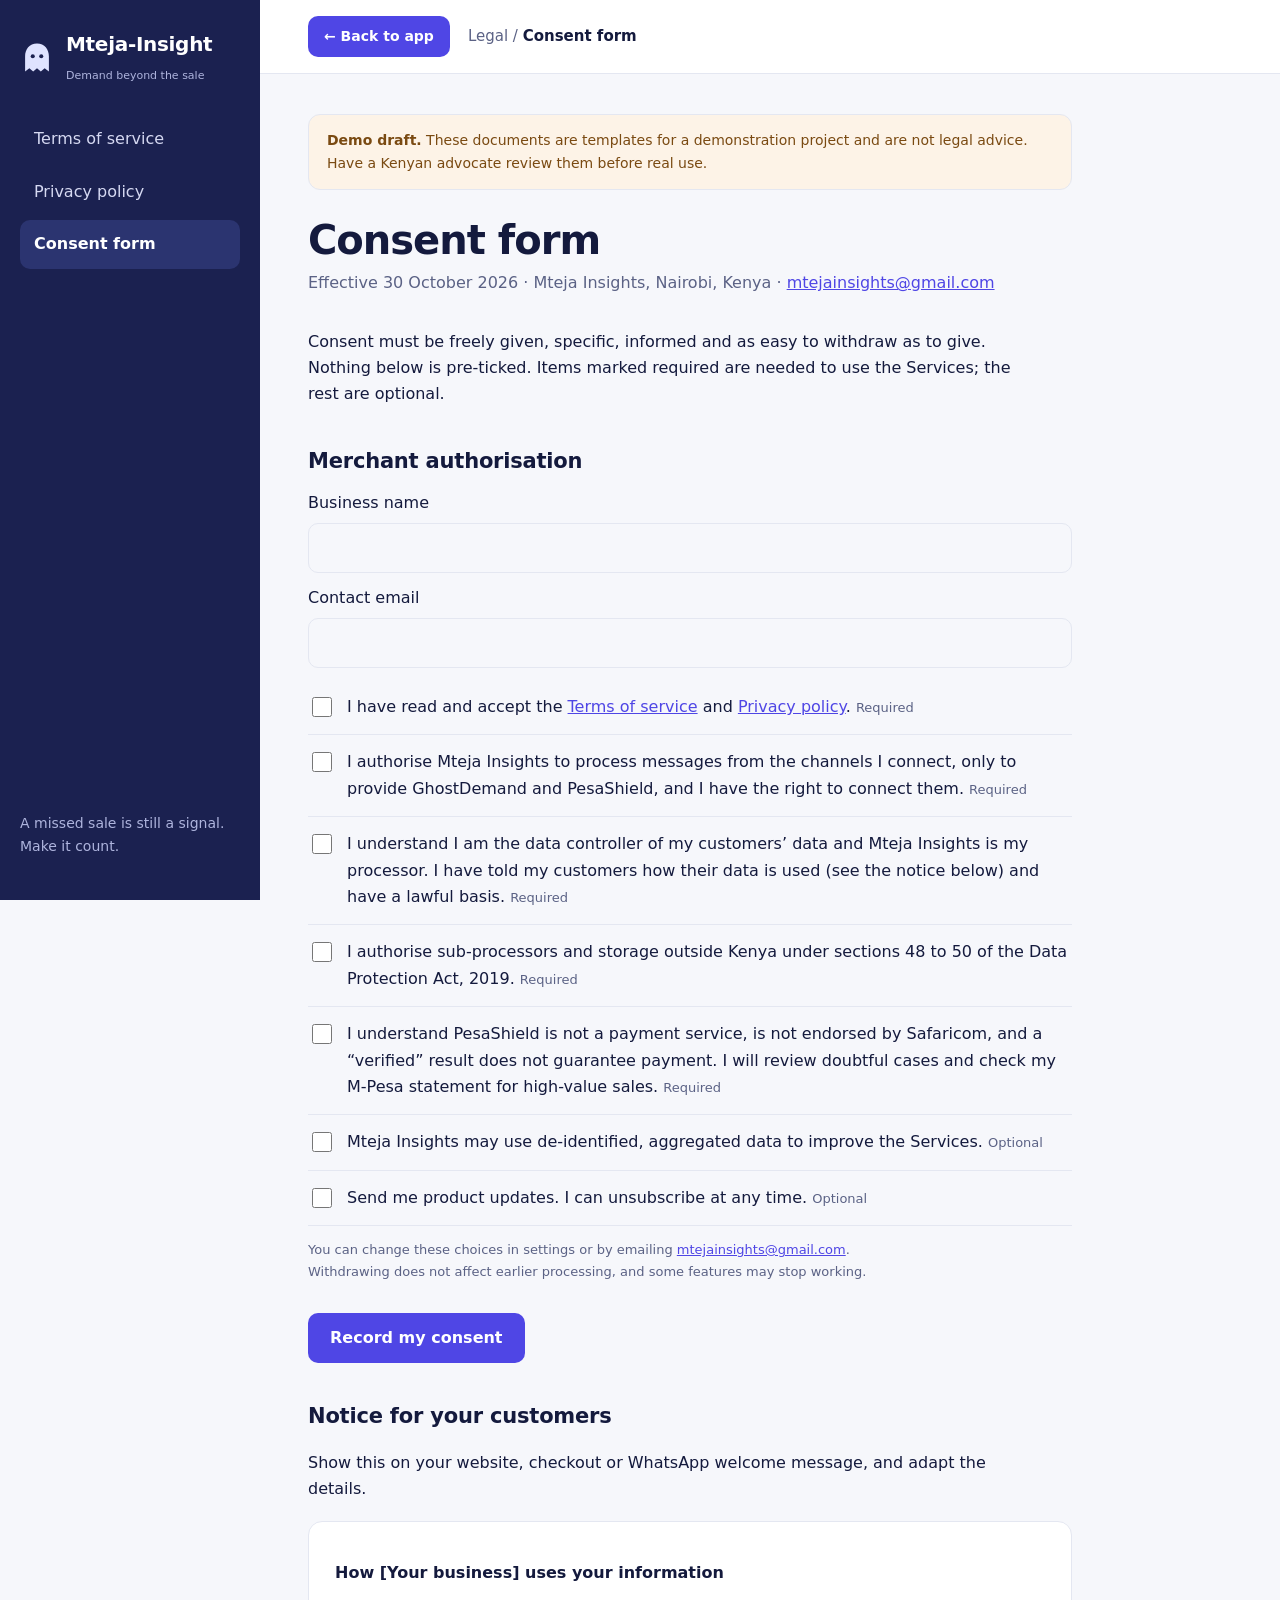
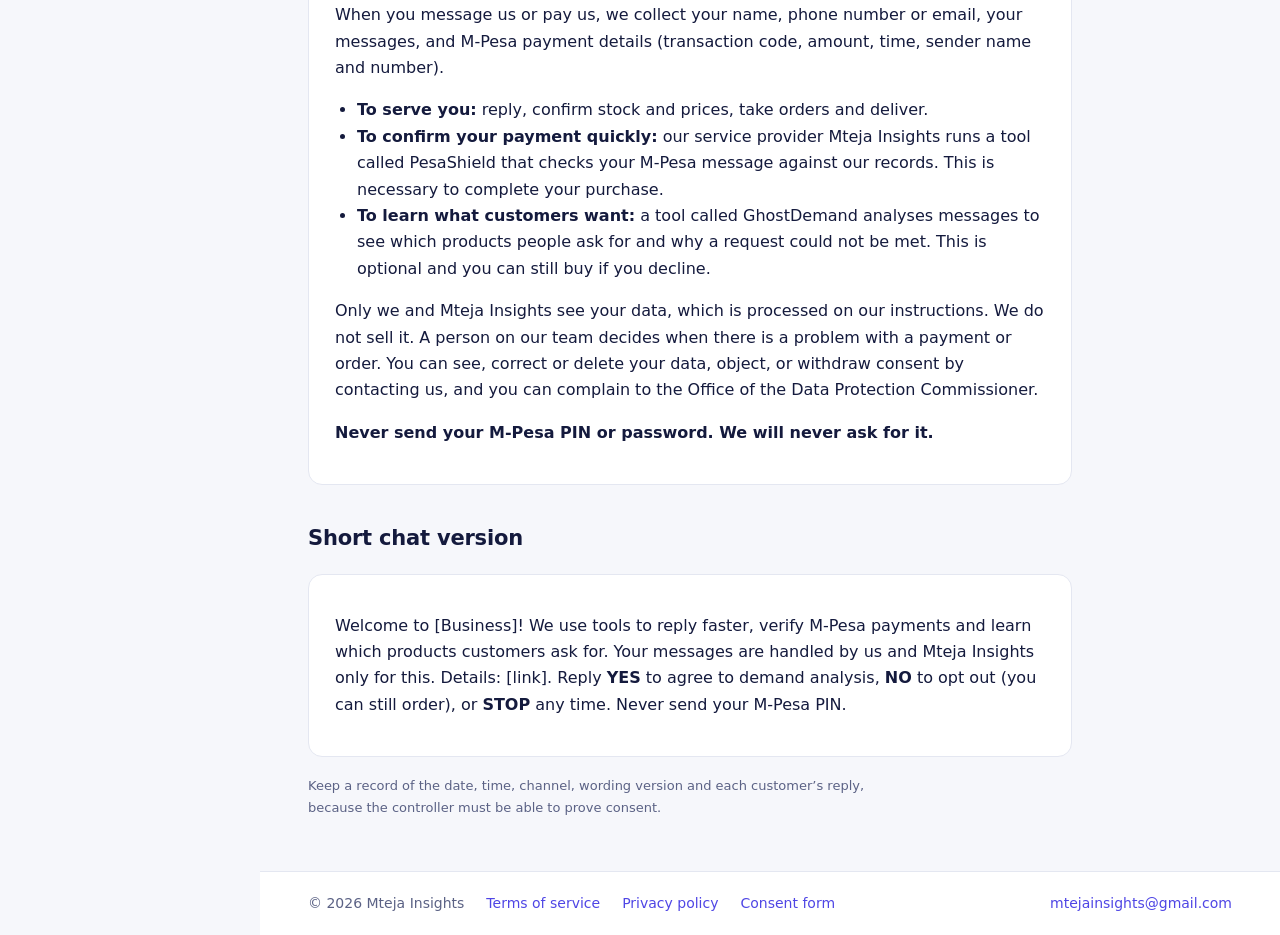
<file: static/consent.html>
<!doctype html><html lang="en"><head><meta charset="utf-8"><meta name="viewport" content="width=device-width,initial-scale=1"><title>Consent form · Mteja Insights</title><link rel="stylesheet" href="/static/legal.css"></head><body>
<aside><a class="brand" href="/"><svg viewBox="0 0 40 40" aria-hidden="true"><path d="M20 3C11 3 6 10 6 18v18l5-4 4.5 4 4.5-4 4.5 4 4.5-4 5 4V18C34 10 29 3 20 3z" fill="#dfe3ff"/><circle cx="15" cy="18" r="2.4" fill="#1b2150"/><circle cx="25" cy="18" r="2.4" fill="#1b2150"/></svg><span><b>Mteja-Insight</b><small>Demand beyond the sale</small></span></a><nav aria-label="Legal"><a href="/terms.html">Terms of service</a><a href="/privacy.html">Privacy policy</a><a href="/consent.html" aria-current="page">Consent form</a></nav><p class="idea">A missed sale is still a signal. Make it count.</p></aside>
<div class="wrap"><header class="top"><a class="back" href="/">&larr; Back to app</a><span>Legal / <b>Consent form</b></span></header><main>
<div class="demo"><b>Demo draft.</b> These documents are templates for a demonstration project and are not legal advice. Have a Kenyan advocate review them before real use.</div>
<h1>Consent form</h1><p class="meta">Effective 30 October 2026 · Mteja Insights, Nairobi, Kenya · <a href="mailto:mtejainsights@gmail.com">mtejainsights@gmail.com</a></p>

<p>Consent must be freely given, specific, informed and as easy to withdraw as to give. Nothing below is pre-ticked. Items marked required are needed to use the Services; the rest are optional.</p>
<h2>Merchant authorisation</h2>
<form id="f" novalidate>
<div class="field"><label for="n">Business name</label><input id="n" required autocomplete="organization"></div>
<div class="field"><label for="e">Contact email</label><input id="e" type="email" required autocomplete="email"></div>
<label class="chk"><input type="checkbox" required><span>I have read and accept the <a href="/terms.html">Terms of service</a> and <a href="/privacy.html">Privacy policy</a>. <span class="opt">Required</span></span></label>
<label class="chk"><input type="checkbox" required><span>I authorise Mteja Insights to process messages from the channels I connect, only to provide GhostDemand and PesaShield, and I have the right to connect them. <span class="opt">Required</span></span></label>
<label class="chk"><input type="checkbox" required><span>I understand I am the data controller of my customers’ data and Mteja Insights is my processor. I have told my customers how their data is used (see the notice below) and have a lawful basis. <span class="opt">Required</span></span></label>
<label class="chk"><input type="checkbox" required><span>I authorise sub-processors and storage outside Kenya under sections 48 to 50 of the Data Protection Act, 2019. <span class="opt">Required</span></span></label>
<label class="chk"><input type="checkbox" required><span>I understand PesaShield is not a payment service, is not endorsed by Safaricom, and a “verified” result does not guarantee payment. I will review doubtful cases and check my M-Pesa statement for high-value sales. <span class="opt">Required</span></span></label>
<label class="chk"><input type="checkbox"><span>Mteja Insights may use de-identified, aggregated data to improve the Services. <span class="opt">Optional</span></span></label>
<label class="chk"><input type="checkbox"><span>Send me product updates. I can unsubscribe at any time. <span class="opt">Optional</span></span></label>
<p class="opt">You can change these choices in settings or by emailing <a href="mailto:mtejainsights@gmail.com">mtejainsights@gmail.com</a>. Withdrawing does not affect earlier processing, and some features may stop working.</p>
<button class="go" type="submit">Record my consent</button>
<div class="ok" id="ok" role="status" tabindex="-1"></div></form>
<h2>Notice for your customers</h2>
<p>Show this on your website, checkout or WhatsApp welcome message, and adapt the details.</p>
<div class="card"><p><b>How [Your business] uses your information</b></p>
<p>When you message us or pay us, we collect your name, phone number or email, your messages, and M-Pesa payment details (transaction code, amount, time, sender name and number).</p>
<ul><li><b>To serve you:</b> reply, confirm stock and prices, take orders and deliver.</li><li><b>To confirm your payment quickly:</b> our service provider Mteja Insights runs a tool called PesaShield that checks your M-Pesa message against our records. This is necessary to complete your purchase.</li><li><b>To learn what customers want:</b> a tool called GhostDemand analyses messages to see which products people ask for and why a request could not be met. This is optional and you can still buy if you decline.</li></ul>
<p>Only we and Mteja Insights see your data, which is processed on our instructions. We do not sell it. A person on our team decides when there is a problem with a payment or order. You can see, correct or delete your data, object, or withdraw consent by contacting us, and you can complain to the Office of the Data Protection Commissioner.</p>
<p><b>Never send your M-Pesa PIN or password. We will never ask for it.</b></p></div>
<h2>Short chat version</h2>
<div class="card"><p>Welcome to [Business]! We use tools to reply faster, verify M-Pesa payments and learn which products customers ask for. Your messages are handled by us and Mteja Insights only for this. Details: [link]. Reply <b>YES</b> to agree to demand analysis, <b>NO</b> to opt out (you can still order), or <b>STOP</b> any time. Never send your M-Pesa PIN.</p></div>
<p class="opt">Keep a record of the date, time, channel, wording version and each customer’s reply, because the controller must be able to prove consent.</p></main>
<footer class="legal"><span>© 2026 Mteja Insights</span><a href="/terms.html">Terms of service</a><a href="/privacy.html">Privacy policy</a><a href="/consent.html">Consent form</a><span class="sp"></span><a href="mailto:mtejainsights@gmail.com">mtejainsights@gmail.com</a></footer></div><script>document.getElementById("f").addEventListener("submit",function(ev){ev.preventDefault();var f=ev.target,ok=document.getElementById("ok"),bad=[...f.querySelectorAll("[required]")].filter(function(x){return x.type==="checkbox"?!x.checked:!x.value.trim()});if(bad.length){ok.style.cssText="display:block;background:#fdecec;color:#7f1d1d";ok.textContent="Please complete the name, email and every required box.";bad[0].focus();return}var p={business:f.querySelector("#n").value,email:f.querySelector("#e").value,optional:[...f.querySelectorAll("input[type=checkbox]:not([required])")].map(function(x){return x.checked}),version:"2026-10-30",at:new Date().toISOString()};fetch("/api/consent",{method:"POST",headers:{"Content-Type":"application/json"},body:JSON.stringify(p)}).catch(function(){});ok.style.cssText="display:block";ok.textContent="Consent recorded on "+new Date().toLocaleString()+". You can withdraw it any time at mtejainsights@gmail.com.";ok.focus()})</script></body></html>
</file>
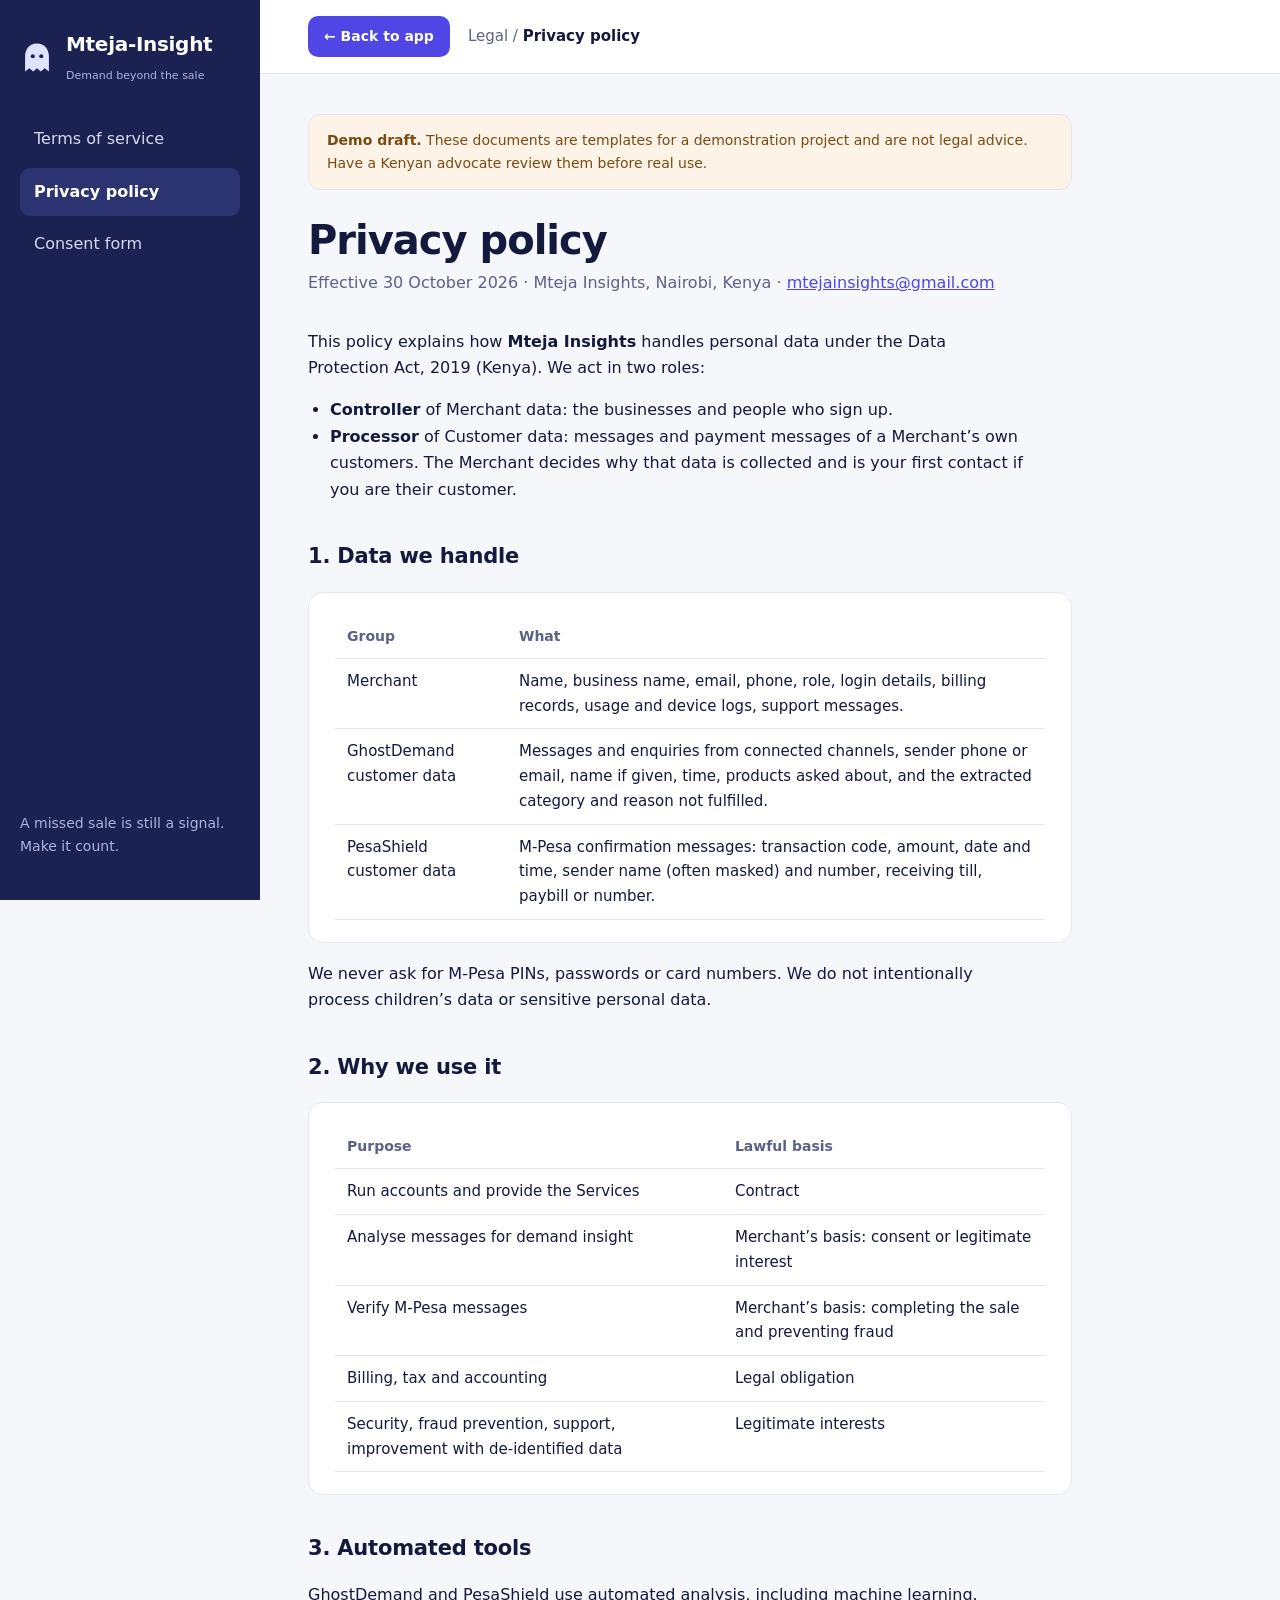
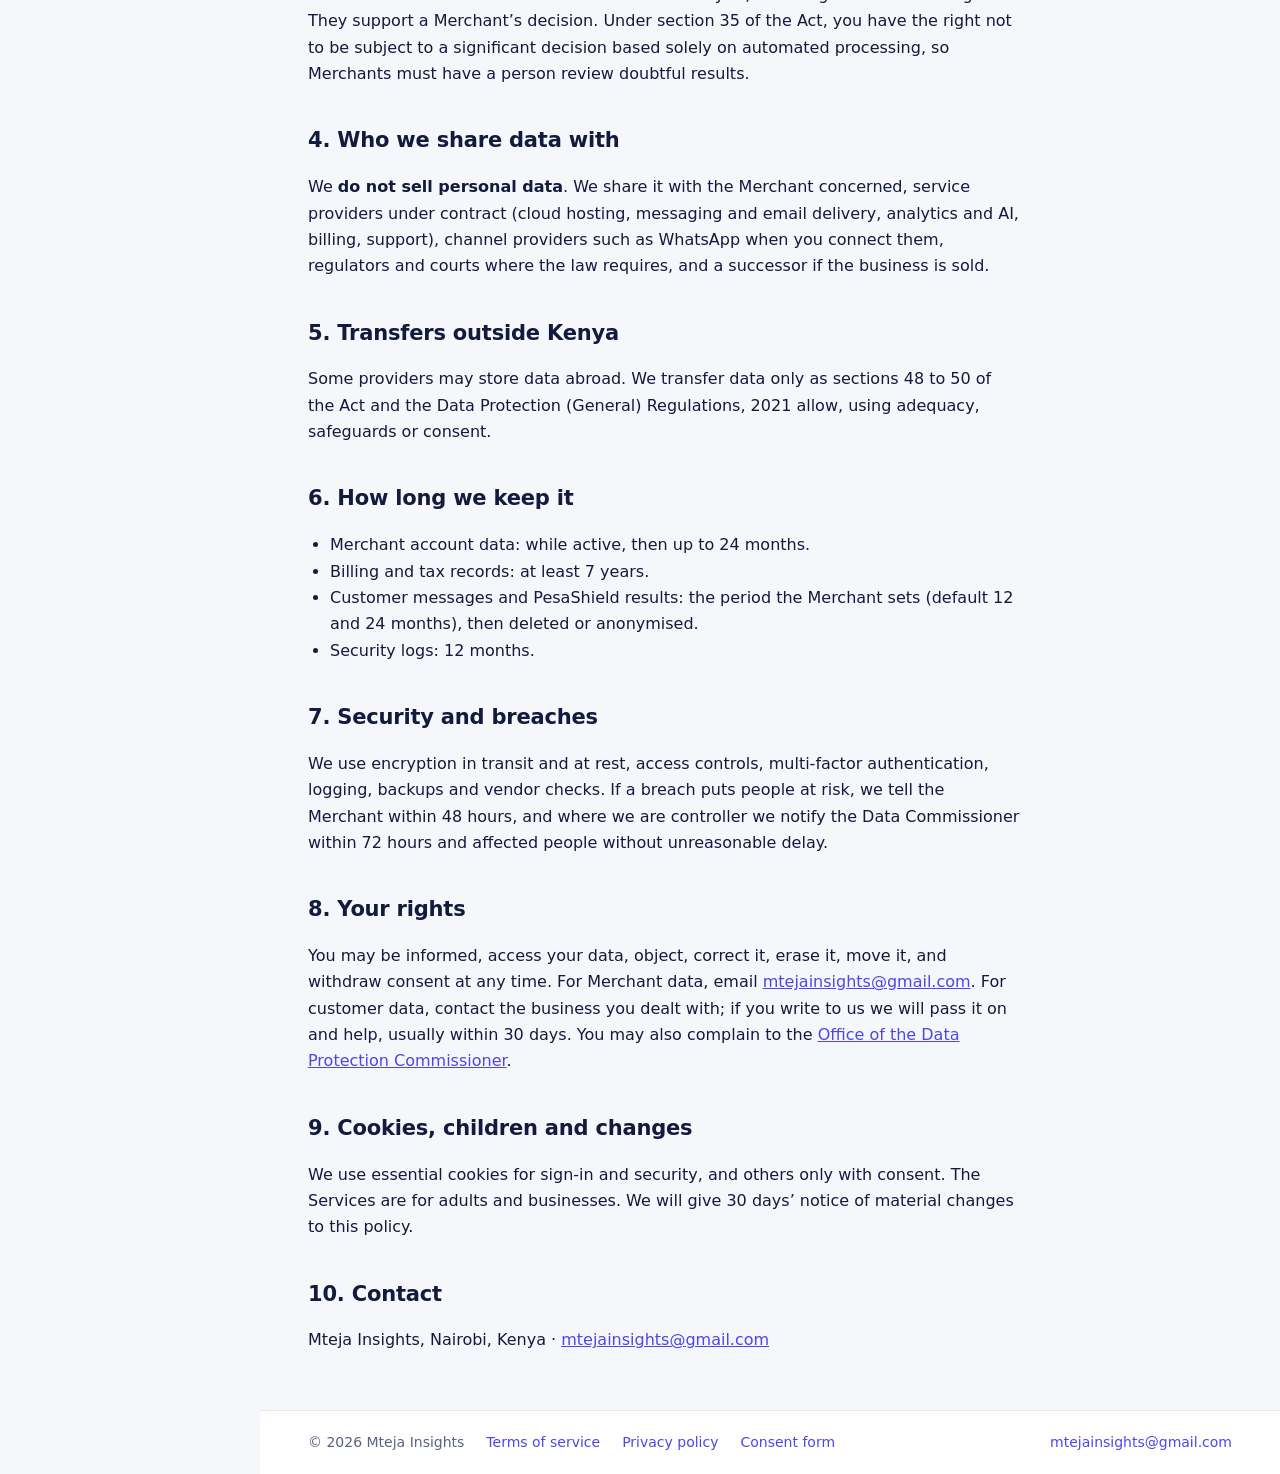
<file: static/privacy.html>
<!doctype html><html lang="en"><head><meta charset="utf-8"><meta name="viewport" content="width=device-width,initial-scale=1"><title>Privacy policy · Mteja Insights</title><link rel="stylesheet" href="/static/legal.css"></head><body>
<aside><a class="brand" href="/"><svg viewBox="0 0 40 40" aria-hidden="true"><path d="M20 3C11 3 6 10 6 18v18l5-4 4.5 4 4.5-4 4.5 4 4.5-4 5 4V18C34 10 29 3 20 3z" fill="#dfe3ff"/><circle cx="15" cy="18" r="2.4" fill="#1b2150"/><circle cx="25" cy="18" r="2.4" fill="#1b2150"/></svg><span><b>Mteja-Insight</b><small>Demand beyond the sale</small></span></a><nav aria-label="Legal"><a href="/terms.html">Terms of service</a><a href="/privacy.html" aria-current="page">Privacy policy</a><a href="/consent.html">Consent form</a></nav><p class="idea">A missed sale is still a signal. Make it count.</p></aside>
<div class="wrap"><header class="top"><a class="back" href="/">&larr; Back to app</a><span>Legal / <b>Privacy policy</b></span></header><main>
<div class="demo"><b>Demo draft.</b> These documents are templates for a demonstration project and are not legal advice. Have a Kenyan advocate review them before real use.</div>
<h1>Privacy policy</h1><p class="meta">Effective 30 October 2026 · Mteja Insights, Nairobi, Kenya · <a href="mailto:mtejainsights@gmail.com">mtejainsights@gmail.com</a></p>

<p>This policy explains how <b>Mteja Insights</b> handles personal data under the Data Protection Act, 2019 (Kenya). We act in two roles:</p>
<ul><li><b>Controller</b> of Merchant data: the businesses and people who sign up.</li><li><b>Processor</b> of Customer data: messages and payment messages of a Merchant’s own customers. The Merchant decides why that data is collected and is your first contact if you are their customer.</li></ul>
<h2>1. Data we handle</h2>
<div class="card"><table><tr><th>Group</th><th>What</th></tr>
<tr><td>Merchant</td><td>Name, business name, email, phone, role, login details, billing records, usage and device logs, support messages.</td></tr>
<tr><td>GhostDemand customer data</td><td>Messages and enquiries from connected channels, sender phone or email, name if given, time, products asked about, and the extracted category and reason not fulfilled.</td></tr>
<tr><td>PesaShield customer data</td><td>M-Pesa confirmation messages: transaction code, amount, date and time, sender name (often masked) and number, receiving till, paybill or number.</td></tr></table></div>
<p>We never ask for M-Pesa PINs, passwords or card numbers. We do not intentionally process children’s data or sensitive personal data.</p>
<h2>2. Why we use it</h2>
<div class="card"><table><tr><th>Purpose</th><th>Lawful basis</th></tr>
<tr><td>Run accounts and provide the Services</td><td>Contract</td></tr>
<tr><td>Analyse messages for demand insight</td><td>Merchant’s basis: consent or legitimate interest</td></tr>
<tr><td>Verify M-Pesa messages</td><td>Merchant’s basis: completing the sale and preventing fraud</td></tr>
<tr><td>Billing, tax and accounting</td><td>Legal obligation</td></tr>
<tr><td>Security, fraud prevention, support, improvement with de-identified data</td><td>Legitimate interests</td></tr></table></div>
<h2>3. Automated tools</h2>
<p>GhostDemand and PesaShield use automated analysis, including machine learning. They support a Merchant’s decision. Under section 35 of the Act, you have the right not to be subject to a significant decision based solely on automated processing, so Merchants must have a person review doubtful results.</p>
<h2>4. Who we share data with</h2>
<p>We <b>do not sell personal data</b>. We share it with the Merchant concerned, service providers under contract (cloud hosting, messaging and email delivery, analytics and AI, billing, support), channel providers such as WhatsApp when you connect them, regulators and courts where the law requires, and a successor if the business is sold.</p>
<h2>5. Transfers outside Kenya</h2>
<p>Some providers may store data abroad. We transfer data only as sections 48 to 50 of the Act and the Data Protection (General) Regulations, 2021 allow, using adequacy, safeguards or consent.</p>
<h2>6. How long we keep it</h2>
<ul><li>Merchant account data: while active, then up to 24 months.</li><li>Billing and tax records: at least 7 years.</li><li>Customer messages and PesaShield results: the period the Merchant sets (default 12 and 24 months), then deleted or anonymised.</li><li>Security logs: 12 months.</li></ul>
<h2>7. Security and breaches</h2>
<p>We use encryption in transit and at rest, access controls, multi-factor authentication, logging, backups and vendor checks. If a breach puts people at risk, we tell the Merchant within 48 hours, and where we are controller we notify the Data Commissioner within 72 hours and affected people without unreasonable delay.</p>
<h2>8. Your rights</h2>
<p>You may be informed, access your data, object, correct it, erase it, move it, and withdraw consent at any time. For Merchant data, email <a href="mailto:mtejainsights@gmail.com">mtejainsights@gmail.com</a>. For customer data, contact the business you dealt with; if you write to us we will pass it on and help, usually within 30 days. You may also complain to the <a href="https://www.odpc.go.ke">Office of the Data Protection Commissioner</a>.</p>
<h2>9. Cookies, children and changes</h2>
<p>We use essential cookies for sign-in and security, and others only with consent. The Services are for adults and businesses. We will give 30 days’ notice of material changes to this policy.</p>
<h2>10. Contact</h2>
<p>Mteja Insights, Nairobi, Kenya · <a href="mailto:mtejainsights@gmail.com">mtejainsights@gmail.com</a></p></main>
<footer class="legal"><span>© 2026 Mteja Insights</span><a href="/terms.html">Terms of service</a><a href="/privacy.html">Privacy policy</a><a href="/consent.html">Consent form</a><span class="sp"></span><a href="mailto:mtejainsights@gmail.com">mtejainsights@gmail.com</a></footer></div></body></html>
</file>
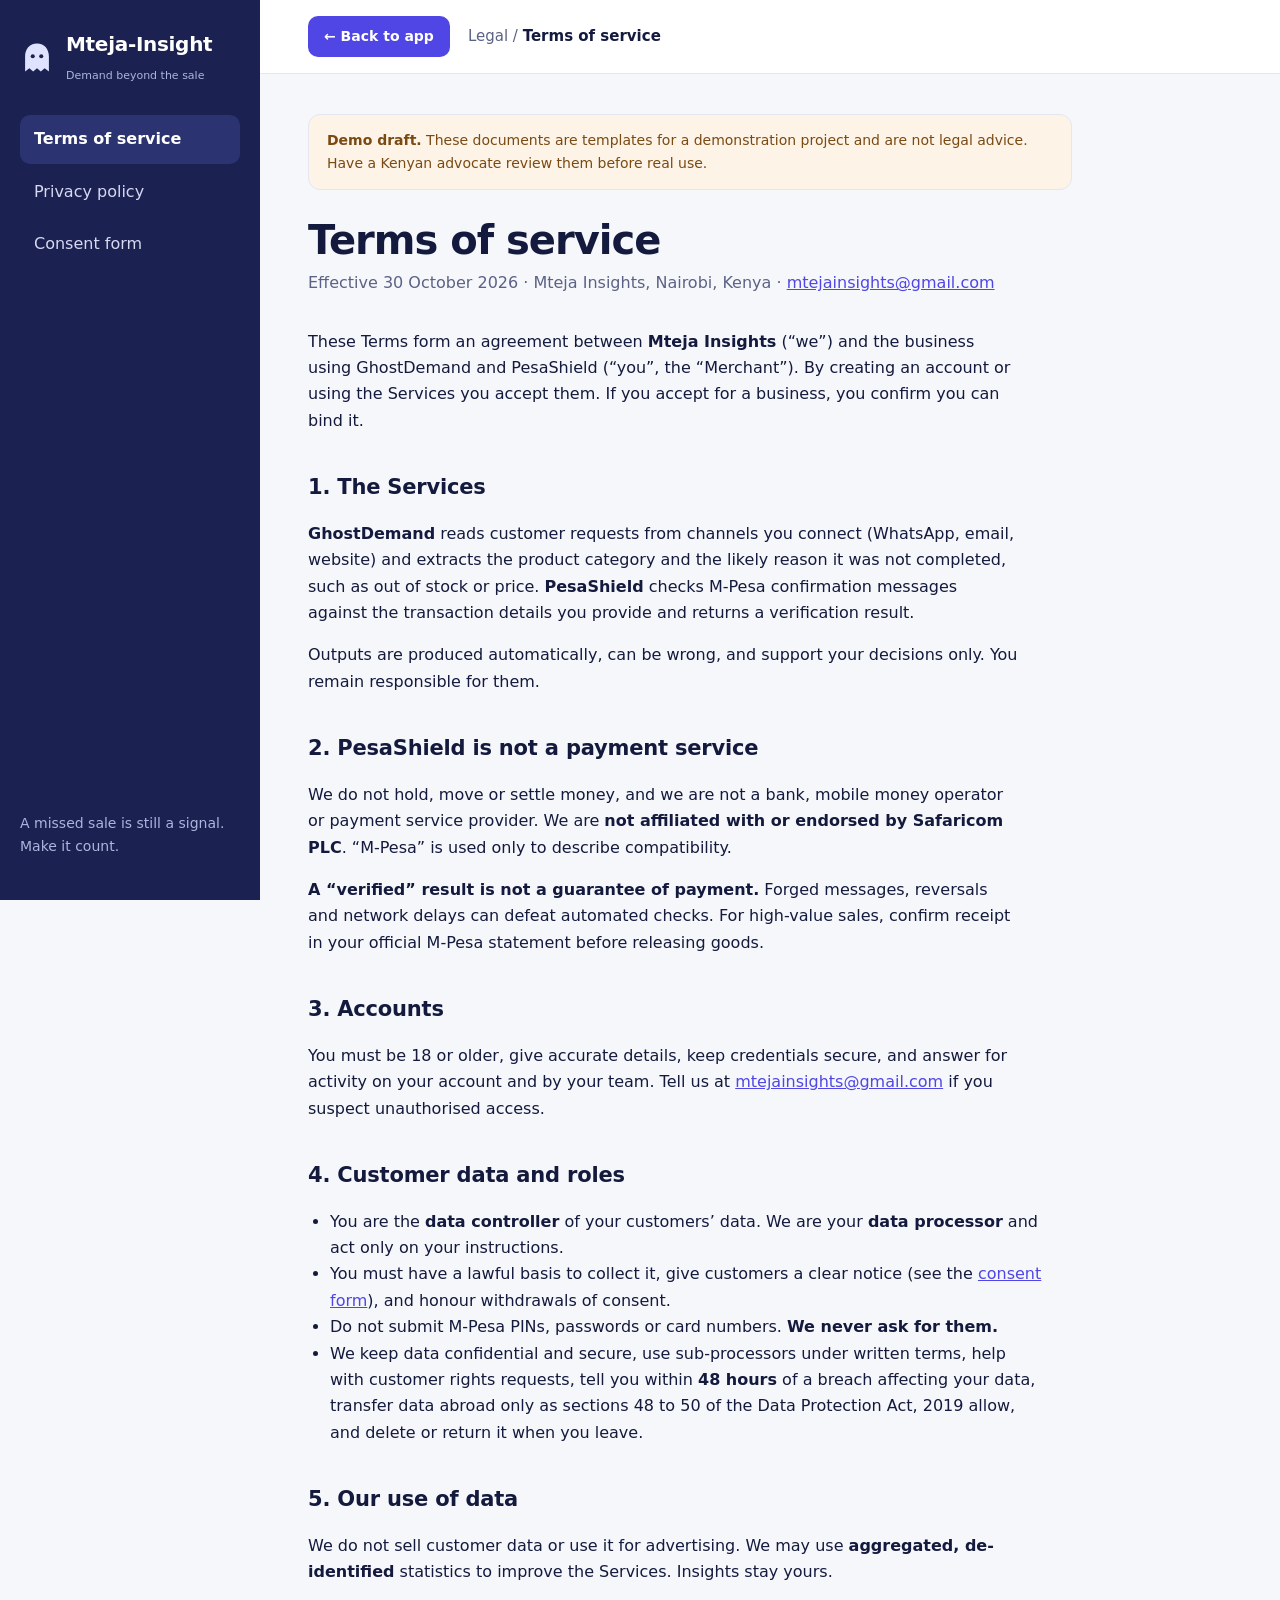
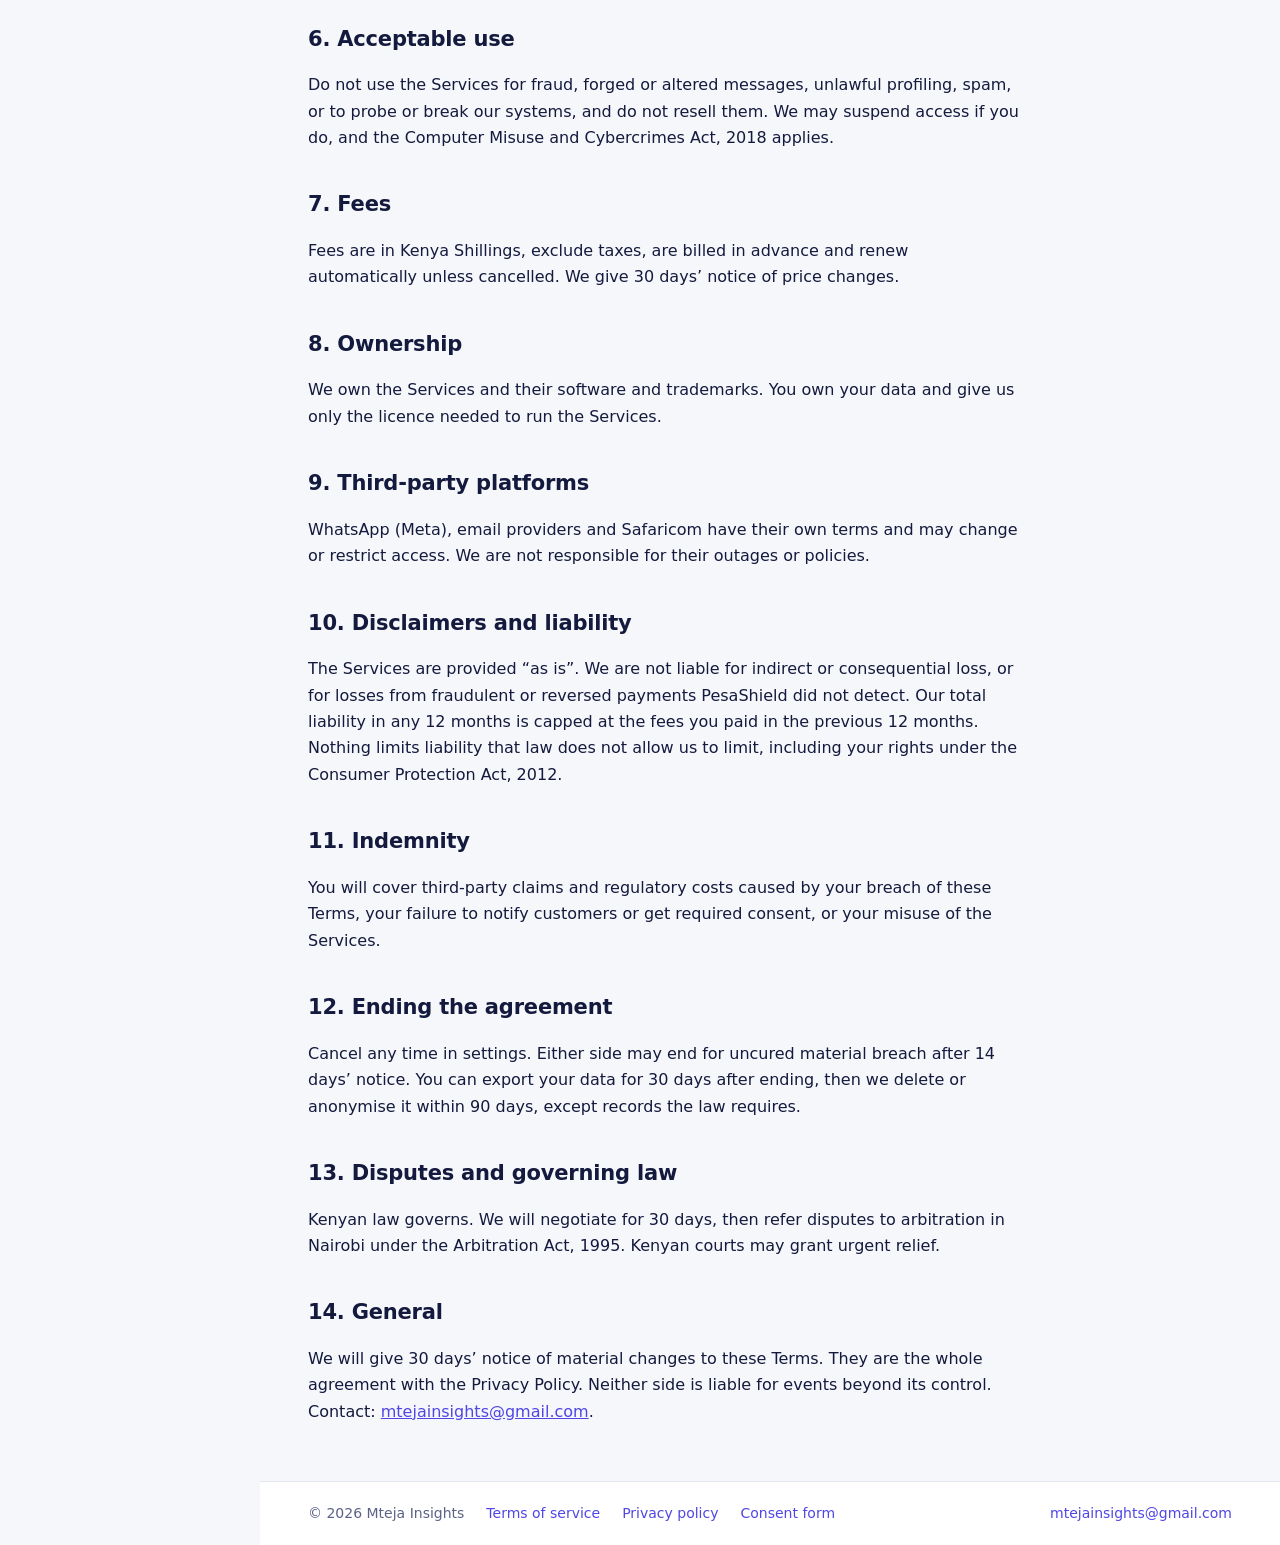
<file: static/terms.html>
<!doctype html><html lang="en"><head><meta charset="utf-8"><meta name="viewport" content="width=device-width,initial-scale=1"><title>Terms of service · Mteja Insights</title><link rel="stylesheet" href="/static/legal.css"></head><body>
<aside><a class="brand" href="/"><svg viewBox="0 0 40 40" aria-hidden="true"><path d="M20 3C11 3 6 10 6 18v18l5-4 4.5 4 4.5-4 4.5 4 4.5-4 5 4V18C34 10 29 3 20 3z" fill="#dfe3ff"/><circle cx="15" cy="18" r="2.4" fill="#1b2150"/><circle cx="25" cy="18" r="2.4" fill="#1b2150"/></svg><span><b>Mteja-Insight</b><small>Demand beyond the sale</small></span></a><nav aria-label="Legal"><a href="/terms.html" aria-current="page">Terms of service</a><a href="/privacy.html">Privacy policy</a><a href="/consent.html">Consent form</a></nav><p class="idea">A missed sale is still a signal. Make it count.</p></aside>
<div class="wrap"><header class="top"><a class="back" href="/">&larr; Back to app</a><span>Legal / <b>Terms of service</b></span></header><main>
<div class="demo"><b>Demo draft.</b> These documents are templates for a demonstration project and are not legal advice. Have a Kenyan advocate review them before real use.</div>
<h1>Terms of service</h1><p class="meta">Effective 30 October 2026 · Mteja Insights, Nairobi, Kenya · <a href="mailto:mtejainsights@gmail.com">mtejainsights@gmail.com</a></p>

<p>These Terms form an agreement between <b>Mteja Insights</b> (“we”) and the business using GhostDemand and PesaShield (“you”, the “Merchant”). By creating an account or using the Services you accept them. If you accept for a business, you confirm you can bind it.</p>
<h2>1. The Services</h2>
<p><b>GhostDemand</b> reads customer requests from channels you connect (WhatsApp, email, website) and extracts the product category and the likely reason it was not completed, such as out of stock or price. <b>PesaShield</b> checks M-Pesa confirmation messages against the transaction details you provide and returns a verification result.</p>
<p>Outputs are produced automatically, can be wrong, and support your decisions only. You remain responsible for them.</p>
<h2>2. PesaShield is not a payment service</h2>
<p>We do not hold, move or settle money, and we are not a bank, mobile money operator or payment service provider. We are <b>not affiliated with or endorsed by Safaricom PLC</b>. “M-Pesa” is used only to describe compatibility.</p>
<p><b>A “verified” result is not a guarantee of payment.</b> Forged messages, reversals and network delays can defeat automated checks. For high-value sales, confirm receipt in your official M-Pesa statement before releasing goods.</p>
<h2>3. Accounts</h2>
<p>You must be 18 or older, give accurate details, keep credentials secure, and answer for activity on your account and by your team. Tell us at <a href="mailto:mtejainsights@gmail.com">mtejainsights@gmail.com</a> if you suspect unauthorised access.</p>
<h2>4. Customer data and roles</h2>
<ul><li>You are the <b>data controller</b> of your customers’ data. We are your <b>data processor</b> and act only on your instructions.</li>
<li>You must have a lawful basis to collect it, give customers a clear notice (see the <a href="/consent.html">consent form</a>), and honour withdrawals of consent.</li>
<li>Do not submit M-Pesa PINs, passwords or card numbers. <b>We never ask for them.</b></li>
<li>We keep data confidential and secure, use sub-processors under written terms, help with customer rights requests, tell you within <b>48 hours</b> of a breach affecting your data, transfer data abroad only as sections 48 to 50 of the Data Protection Act, 2019 allow, and delete or return it when you leave.</li></ul>
<h2>5. Our use of data</h2>
<p>We do not sell customer data or use it for advertising. We may use <b>aggregated, de-identified</b> statistics to improve the Services. Insights stay yours.</p>
<h2>6. Acceptable use</h2>
<p>Do not use the Services for fraud, forged or altered messages, unlawful profiling, spam, or to probe or break our systems, and do not resell them. We may suspend access if you do, and the Computer Misuse and Cybercrimes Act, 2018 applies.</p>
<h2>7. Fees</h2>
<p>Fees are in Kenya Shillings, exclude taxes, are billed in advance and renew automatically unless cancelled. We give 30 days’ notice of price changes.</p>
<h2>8. Ownership</h2>
<p>We own the Services and their software and trademarks. You own your data and give us only the licence needed to run the Services.</p>
<h2>9. Third-party platforms</h2>
<p>WhatsApp (Meta), email providers and Safaricom have their own terms and may change or restrict access. We are not responsible for their outages or policies.</p>
<h2>10. Disclaimers and liability</h2>
<p>The Services are provided “as is”. We are not liable for indirect or consequential loss, or for losses from fraudulent or reversed payments PesaShield did not detect. Our total liability in any 12 months is capped at the fees you paid in the previous 12 months. Nothing limits liability that law does not allow us to limit, including your rights under the Consumer Protection Act, 2012.</p>
<h2>11. Indemnity</h2>
<p>You will cover third-party claims and regulatory costs caused by your breach of these Terms, your failure to notify customers or get required consent, or your misuse of the Services.</p>
<h2>12. Ending the agreement</h2>
<p>Cancel any time in settings. Either side may end for uncured material breach after 14 days’ notice. You can export your data for 30 days after ending, then we delete or anonymise it within 90 days, except records the law requires.</p>
<h2>13. Disputes and governing law</h2>
<p>Kenyan law governs. We will negotiate for 30 days, then refer disputes to arbitration in Nairobi under the Arbitration Act, 1995. Kenyan courts may grant urgent relief.</p>
<h2>14. General</h2>
<p>We will give 30 days’ notice of material changes to these Terms. They are the whole agreement with the Privacy Policy. Neither side is liable for events beyond its control. Contact: <a href="mailto:mtejainsights@gmail.com">mtejainsights@gmail.com</a>.</p></main>
<footer class="legal"><span>© 2026 Mteja Insights</span><a href="/terms.html">Terms of service</a><a href="/privacy.html">Privacy policy</a><a href="/consent.html">Consent form</a><span class="sp"></span><a href="mailto:mtejainsights@gmail.com">mtejainsights@gmail.com</a></footer></div></body></html>
</file>
<file: static/legal.css>
:root{--navy:#1b2150;--navy2:#2b3470;--ink:#141a3d;--muted:#5b6285;--line:#e4e7f1;--bg:#f6f7fb;--card:#fff;--accent:#4f46e5;--warn:#fdf3e7;--warn-ink:#7a4a12;color-scheme:light}
*{box-sizing:border-box}html{scroll-behavior:smooth;scroll-padding-top:24px}
body{margin:0;font:16px/1.65 Inter,"Segoe UI",system-ui,sans-serif;color:var(--ink);background:var(--bg);display:grid;grid-template-columns:260px 1fr;min-height:100vh}
aside{background:var(--navy);color:#fff;padding:28px 20px;position:sticky;top:0;height:100vh;display:flex;flex-direction:column;gap:28px}
.brand{display:flex;align-items:center;gap:12px;text-decoration:none;color:#fff}
.brand svg{width:34px;height:34px}.brand b{font-size:20px;letter-spacing:-.3px;display:block}.brand small{font-size:11px;color:#aeb4dd}
aside nav{display:flex;flex-direction:column;gap:4px}
aside nav a{color:#d6d9f2;text-decoration:none;padding:11px 14px;border-radius:10px;font-weight:500}
aside nav a:hover{background:#252c62}aside nav a[aria-current=page]{background:var(--navy2);color:#fff;font-weight:600}
aside .idea{margin-top:auto;font-size:14px;color:#aeb4dd}
a:focus-visible,button:focus-visible,input:focus-visible{outline:3px solid var(--accent);outline-offset:2px}
.wrap{display:flex;flex-direction:column;min-width:0}
header.top{background:var(--card);border-bottom:1px solid var(--line);padding:16px 48px;color:var(--muted);font-size:15px;display:flex;align-items:center;gap:18px}
a.back{font-weight:700;text-decoration:none;color:#fff;background:var(--accent);border-radius:10px;padding:9px 16px;font-size:14px}a.back:hover{filter:brightness(1.1)}
header.top b{color:var(--ink)}
main{padding:40px 48px;max-width:860px;width:100%}
.demo{background:var(--warn);color:var(--warn-ink);border:1px solid var(--line);border-radius:12px;padding:14px 18px;font-size:14px;margin-bottom:28px}
h1{font-size:40px;line-height:1.1;letter-spacing:-1px;margin:0 0 8px}
.meta{color:var(--muted);margin:0 0 32px}
h2{font-size:21px;margin:36px 0 10px;letter-spacing:-.2px}
p,li{max-width:70ch}ul{padding-left:22px}
.card{background:var(--card);border:1px solid var(--line);border-radius:14px;padding:22px 26px;margin:18px 0}
table{border-collapse:collapse;width:100%;font-size:15px;display:block;overflow-x:auto}
th,td{border-bottom:1px solid var(--line);padding:10px 12px;text-align:left;vertical-align:top}th{color:var(--muted);font-weight:600;font-size:14px}
a{color:var(--accent)}
footer.legal{margin-top:auto;border-top:1px solid var(--line);background:var(--card);padding:20px 48px;color:var(--muted);font-size:14px;display:flex;flex-wrap:wrap;gap:8px 22px;align-items:center}
footer.legal a{text-decoration:none;font-weight:500}footer.legal .sp{flex:1}
form label.chk{display:flex;gap:12px;align-items:flex-start;padding:14px 0;border-bottom:1px solid var(--line);cursor:pointer}
form input[type=checkbox]{width:20px;height:20px;margin-top:3px;accent-color:var(--accent);flex:none}
.field{display:grid;gap:6px;margin:12px 0}.field input{font:inherit;padding:11px 14px;border:1px solid var(--line);border-radius:10px;background:var(--bg);color:var(--ink)}
.opt{font-size:13px;color:var(--muted)}
button.go{font:inherit;font-weight:600;background:var(--accent);color:#fff;border:0;border-radius:10px;padding:12px 22px;cursor:pointer;margin-top:18px}
.ok{display:none;background:#e7f6ee;color:#14532d;border-radius:12px;padding:14px 18px;margin-top:18px}
@media (max-width:860px){body{grid-template-columns:1fr}aside{position:static;height:auto;flex-direction:row;flex-wrap:wrap;align-items:center;padding:14px 16px;gap:12px}aside nav{flex-direction:row;flex-wrap:wrap}.idea{display:none}header.top,main,footer.legal{padding-left:20px;padding-right:20px}h1{font-size:32px}}
</file>
